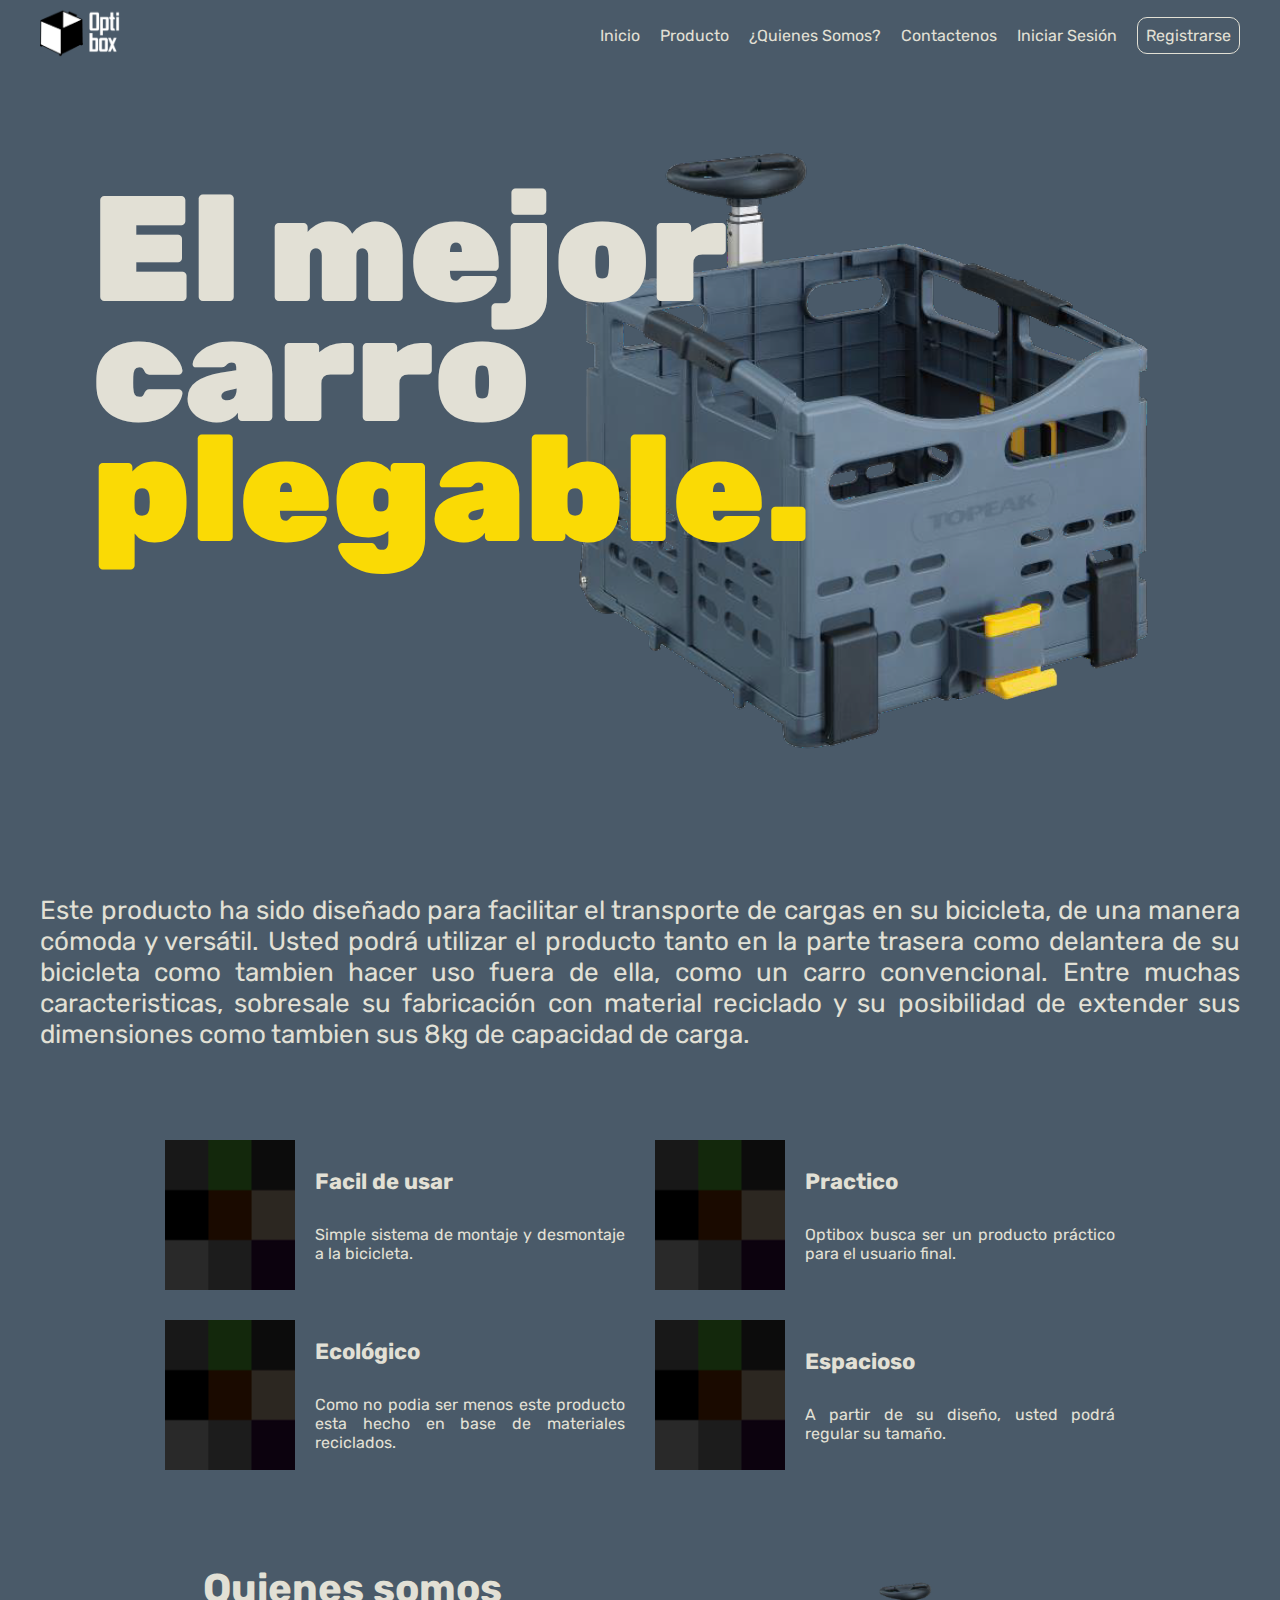
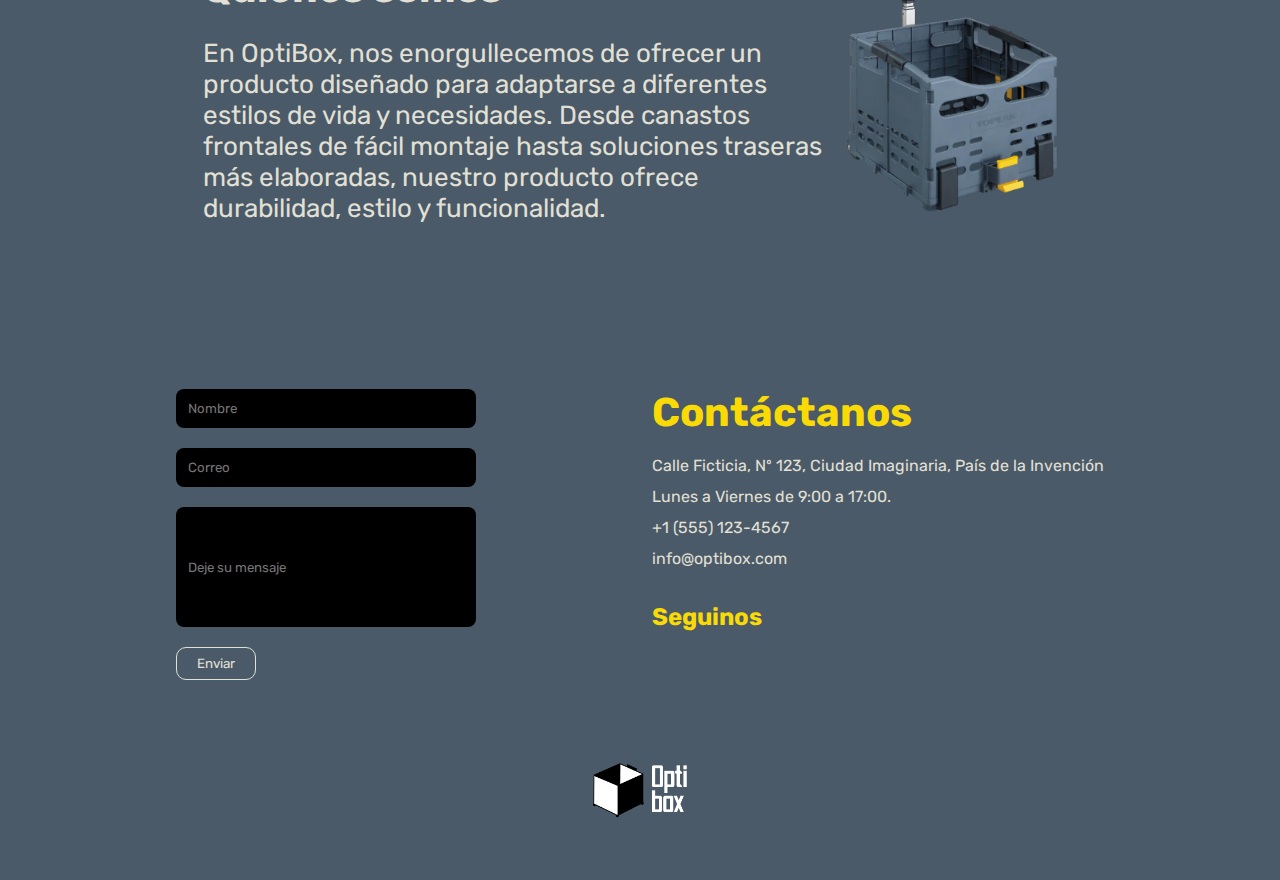
<file: index.html>
<!DOCTYPE html>
<html lang="es">
  <head>
    <meta charset="UTF-8" />
    <meta http-equiv="X-UA-Compatible" content="IE=edge" />
    <meta name="viewport" content="width=device-width, initial-scale=1.0" />
    <link href="style.css" rel="stylesheet" />
    <link href="./animations.css" rel="stylesheet" />
    <link rel="stylesheet" href="./mediaquerys.css" />
    <link
      rel="stylesheet"
      href="https://cdnjs.cloudflare.com/ajax/libs/font-awesome/6.4.2/css/all.min.css"
      integrity="sha512-z3gLpd7yknf1YoNbCzqRKc4qyor8gaKU1qmn+CShxbuBusANI9QpRohGBreCFkKxLhei6S9CQXFEbbKuqLg0DA=="
      crossorigin="anonymous"
      referrerpolicy="no-referrer"
    />

    <title>OptiBox</title>
  </head>
  <body>
    <header>
      <nav class="navbar">
        <a href="#"
          ><img src="./img/logo/LOGOOPTI.png" alt="logo" class="navbar__logo" />
        </a>
        <label for="toggle-menu" class="menu__label"
          ><img src="./img/menu/menuburga.png" alt="menu"
        /></label>
        <input type="checkbox" id="toggle-menu" />
        <div class="navbar__list">
          <div class="navbar__list list--home">
            <li><a href="#hero">Inicio</a></li>
            <li><a href="#info">Producto</a></li>
            <li><a href="#about">¿Quienes Somos?</a></li>
            <li><a href="#contact">Contactenos</a></li>
          </div>
            <li>
              <a href="./registro/login.html" class="navbar__ul--login"
                >Iniciar Sesión
              </a>
            </li>
            <li>
              <a href="./registro/register.html" class="navbar__ul--register"
                >Registrarse
              </a>
            </li>
        </ul>
      </nav>
    </header>
    <main>
      <!-- HERO-->

      <section id="hero">
        <div class="hero__info">
          <div class="hero__texto">El mejor carro <span>plegable.</span></div>
          <img src="./img/contenido/producto.png" alt="foto de un carro" />
        </div>
      </section>

      <!-- INFO -->

      <section id="info">
        <p class="info__p">
          Este producto ha sido diseñado para facilitar el transporte de cargas
          en su bicicleta, de una manera cómoda y versátil. Usted podrá utilizar
          el producto tanto en la parte trasera como delantera de su bicicleta
          como tambien hacer uso fuera de ella, como un carro convencional.
          Entre muchas caracteristicas, sobresale su fabricación con material
          reciclado y su posibilidad de extender sus dimensiones como tambien
          sus 8kg de capacidad de carga.
        </p>
        <div class="info__card--container animacion__card">
          <div class="info__card">
            <img src="./img/contenido/muestra.png" alt="" />
            <div class="info__card--texto">
              <h3>Facil de usar</h3>
              <p>
                Simple sistema de montaje y desmontaje a la bicicleta.
              </p>
            </div>
          </div>
          <div class="info__card">
            <img src="./img/contenido/muestra.png" alt="" />
            <div class="info__card--texto">
              <h3>Practico</h3>
              <p>
                Optibox busca ser un producto práctico para el usuario final.
              </p>
            </div>
          </div>
          <div class="info__card">
            <img src="./img//contenido/muestra.png" alt="" />
            <div class="info__card--texto">
              <h3>Ecológico</h3>
              <p>
                Como no podia ser menos este producto esta hecho en base de materiales reciclados.
              </p>
            </div>
          </div>
          <div class="info__card">
            <img src="./img/contenido/muestra.png" alt="" />
            <div class="info__card--texto">
              <h3>Espacioso</h3>
              <p>
                A partir de su diseño, usted podrá regular su tamaño.
              </p>
            </div>
          </div>
        </div>
      </section>

      <!--- ABOUT --->

      <section id="about">
        <div class="about__info">
          <div class="about__text">
            <h2>Quienes somos</h2>
            <p>
              En OptiBox, nos enorgullecemos de ofrecer un producto diseñado 
              para adaptarse a diferentes estilos de vida y necesidades. Desde canastos frontales de fácil montaje hasta soluciones 
              traseras más elaboradas, nuestro producto ofrece durabilidad, estilo y funcionalidad.
            </p>
          </div>
          <img src="./img/contenido/producto.png" alt="imagen de muestra" />
        </div>
      </section>

      <!-- CONTACTENOS-->

      <section id="contact">
        <form class="contact__form">
          <input
            type="text"
            placeholder="Nombre"
            required
            class="contact__form--input"
          />
          <input
            type="email"
            placeholder="Correo"
            required
            class="contact__form--input"
          />
          <input
            type="text"
            placeholder="Deje su mensaje"
            required
            class="contact__form--text"
          />
          <input
            type="submit"
            value="Enviar"
            required
            class="contact__form--button"
          />
        </form>
        <div class="contact__info">
          <div class="contact__list">
            <h2>Contáctanos</h2>
            <div class="contact__list--info">
              <p>Calle Ficticia, Nº 123, Ciudad Imaginaria, País de la Invención</p>
              <p>Lunes a Viernes de 9:00 a 17:00.</p>
              <p>+1 (555) 123-4567</p>
              <p>info@optibox.com</p>
            </div>
          </div>
          <div class="contact__redes">
            <h2>Seguinos</h2>
            <div class="contact__redes--icon">
              <a href="#"><i class="fa-brands fa-facebook"></i></a>
              <a href="#"><i class="fa-brands fa-twitter"></i></a>
              <a href="#"><i class="fa-brands fa-instagram"></i></a>
              <a href="#"><i class="fa-brands fa-youtube"></i></a>
            </div>
          </div>
        </div>
      </section>
    </main>
    <footer>
      <img src="./img/logo/LOGOOPTI.png" alt="logo" />
    </footer>
  </body>
</html>
</file>
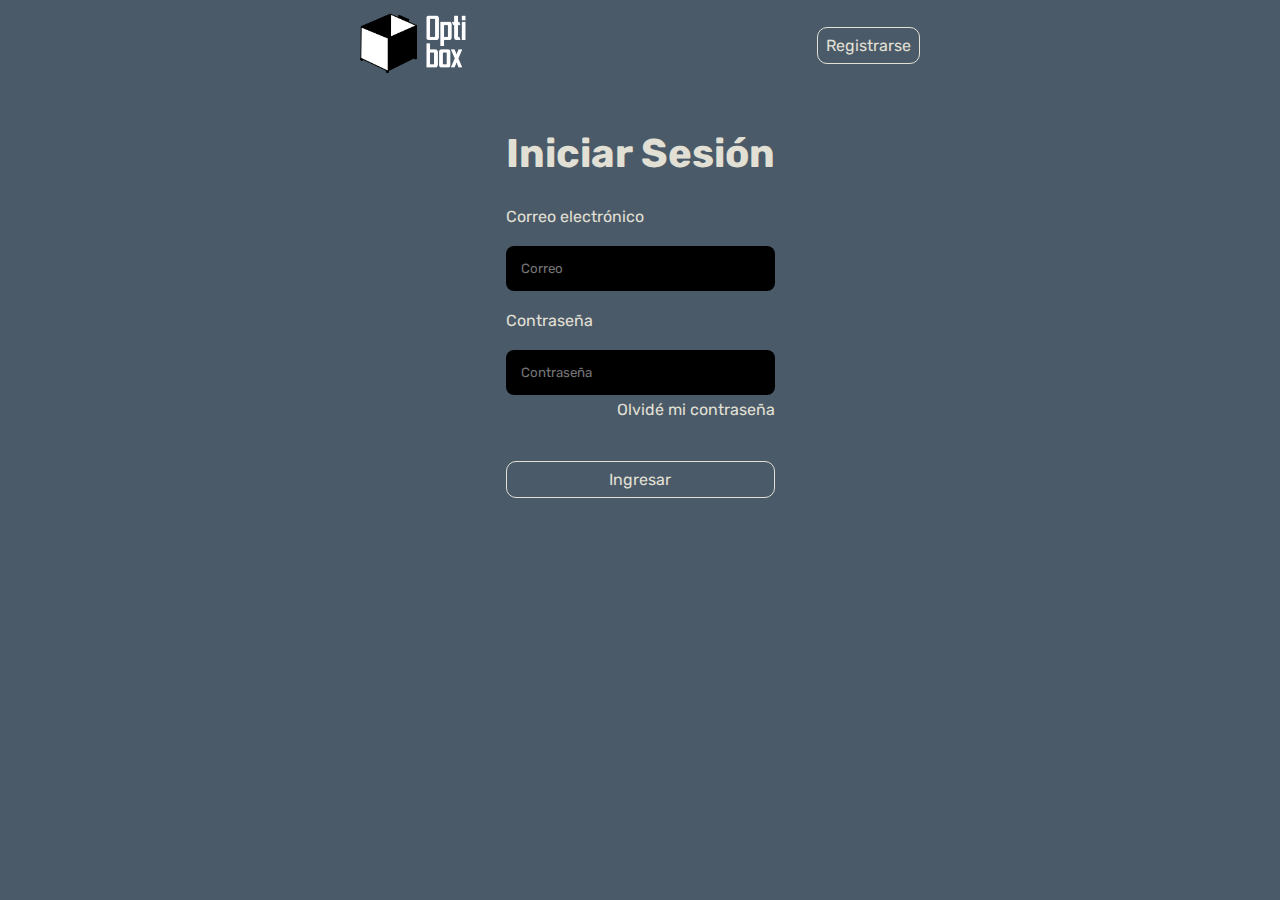
<file: registro/login.html>
<!DOCTYPE html>
<html lang="es">
  <head>
    <meta charset="UTF-8" />
    <meta http-equiv="X-UA-Compatible" content="IE=edge" />
    <meta name="viewport" content="width=device-width, initial-scale=1.0" />
    <link href="../style.css" rel="stylesheet" />
    <link href="../animations.css" rel="stylesheet" />
    <link href="./login.css" rel="stylesheet" />
    <title>Iniciar Sesión</title>
  </head>
  <body>
    <header>
      <nav class="navbar__login">
        <a href="../index.html">
          <img
            src="../img/logo/LOGOOPTI.png"
            alt="logo"
            class="navbar__logo--registro"
        /></a>
        <a href="../registro/register.html" class="navbar__login--register"
          >Registrarse</a
        >
      </nav>
      <main class="main">
        <form class="form">
          <h1 class="form__tittle">Iniciar Sesión</h1>
          <div class="form__container">
            <p>Correo electrónico</p>
            <input
              type="email"
              placeholder="Correo"
              class="form__input"
              required
            />
            <p>Contraseña</p>
            <input
              type="password"
              required
              placeholder="Contraseña"
              class="form__input"
            />
          </div>
          <div class="form__textpw">
            <a href="#" class="form__forgotpw">Olvidé mi contraseña</a>
          </div>

          <!---
            <div class="form__login2">
            <a href="../index.html" class="form__login">Ingresar</a>
          </div> 
          ----->
          <div class="form__login2">
            <a href="../index.html"
              ><input
                type="submit"
                value="Ingresar"
                class="form__login form__login--input"
              />
            </a>
          </div>
        </form>
      </main>
    </header>
  </body>
</html>
</file>
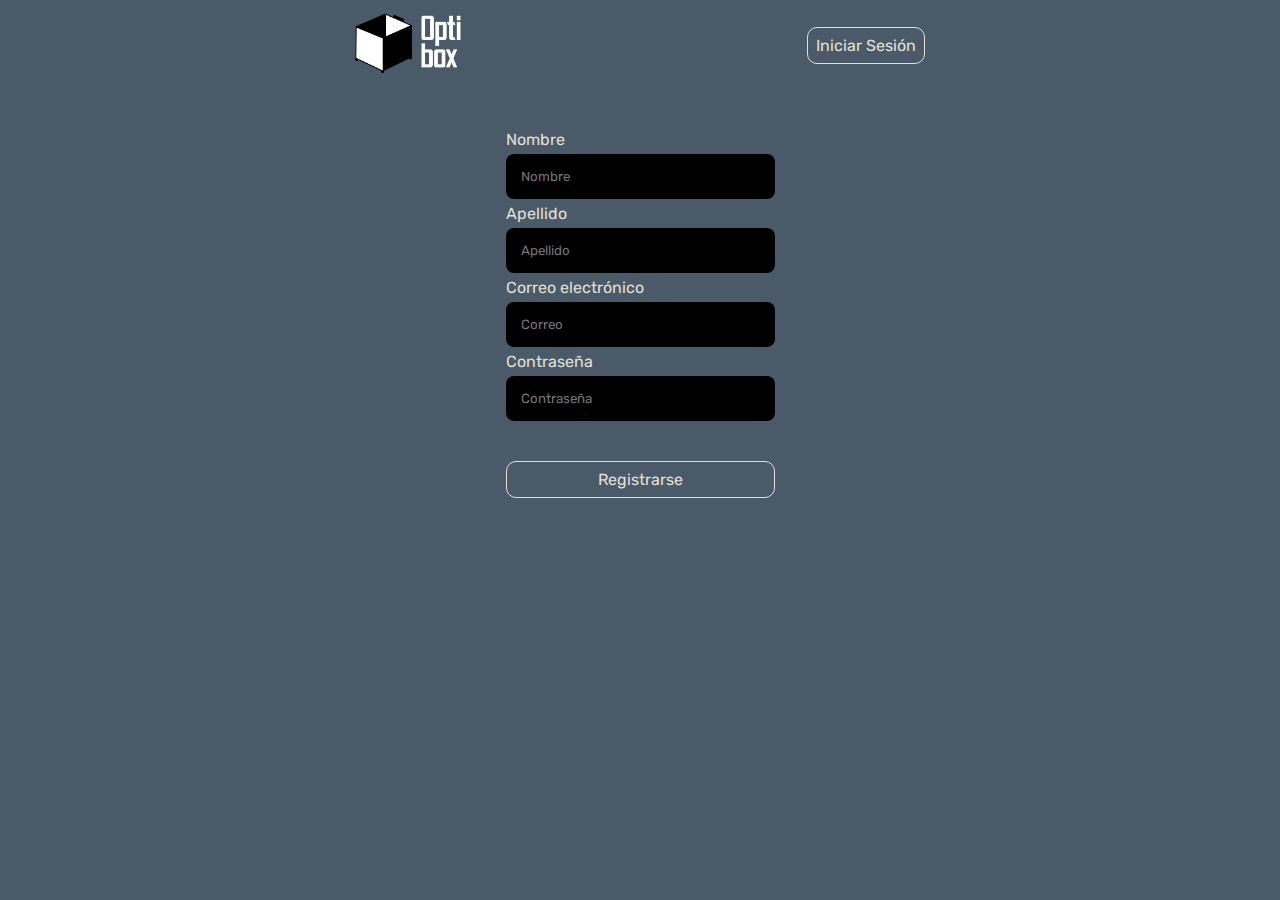
<file: registro/register.html>
<!DOCTYPE html>
<html lang="es">
  <head>
    <meta charset="UTF-8" />
    <meta name="viewport" content="width=device-width, initial-scale=1.0" />
    <meta http-equiv="X-UA-Compatible" content="IE=edge" />
    <link href="../style.css" rel="stylesheet" />
    <link href="../animations.css" rel="stylesheet" />
    <link href="./login.css" rel="stylesheet" />
    <title>Registrarse</title>
  </head>
  <body>
    <header>
        <nav class="navbar__login">
          <a href="../index.html">
            <img
              src="../img/logo/LOGOOPTI.png"
              alt="logo"
              class="navbar__logo--registro"
          /></a>
          <a href="../registro/login.html" class="navbar__login--register"
            >Iniciar Sesión</a
          >
        </nav>
        <main class="main">
            <form class="form">
              <div class="form__container form__container--register">
                <p>Nombre</p>
                <input
                  type="text"
                  placeholder="Nombre"
                  class="form__input"
                  required
                />
                <p>Apellido</p>
                <input
                  type="text"
                  placeholder="Apellido"
                  class="form__input"
                  required
                />
                <p>Correo electrónico</p>
                <input
                  type="email"
                  placeholder="Correo"
                  class="form__input"
                  required
                />
                <p>Contraseña</p>
                <input
                  type="password"
                  required
                  placeholder="Contraseña"
                  class="form__input"
                />
              </div>
              <div class="form__login2">
                <a href="../index.html"
                  ><input
                    type="submit"
                    value="Registrarse"
                    class="form__login form__login--input"
                  />
                </a>
              </div>
            </form>
          </main>
  </body>
</html>
</file>
<file: style.css>
@import url("https://fonts.googleapis.com/css2?family=Rubik:ital,wght@0,400;0,700;1,400&display=swap");

:root {
  --background: #4a5a69;
  --primary: #e2e0d5;
  --secondary: #54a6a8;
  --tersary: #fada05;
}
* {
  margin: 0;
  padding: 0;
  box-sizing: border-box;
  list-style: none;
  text-decoration: none;
  font-family: "Rubik";
  color: var(--primary);
}

/** NAVBAR **/

.navbar {
  display: flex;
  flex-direction: row;
  text-align: center;
  align-items: center;
  justify-content: space-between;
  padding: 8px 40px;
  background: var(--background);
}

.navbar__list,
.navbar__list--account {
  display: flex;
  gap: 20px;
}

.navbar__list li {
  position: relative;
  padding: 0;
}

.navbar__ul--register,
.form__login,
.navbar__login--register,
.contact__form--button {
  border: 1px solid var(--primary);
  border-radius: 10px;
  padding: 8px;
}

.navbar__logo {
  height: 50px;
  width: 80px;
}
.menu__label img {
  height: 30px;
  width: 30px;
}

.menu__label,
#toggle-menu {
  display: none;
}

/** HERO **/

#hero {
  background-color: var(--background);
  padding: 20px;
  color: var(--primary);
  display: flex;
  justify-content: center;
  align-items: center;
  max-width: 100%;

  .hero__info {
    justify-content: center;
    align-items: center;
  }
  .hero__info img {
    margin-left: 450px;
    min-width: 30%;
    padding: 30px 5px;
  }

  .hero__info span {
    color: var(--tersary);
  }

  .hero__texto {
    padding: 20px;
    position: absolute;
    margin-top: 80px;
    font-size: 150px;
    text-align: left;
    font-weight: 900;
    line-height: 120px;
    width: 55%;
    align-content: center;
  }
}

/** INFO **/

#info {
  padding: 70px 40px;

  display: flex;
  justify-content: center;
  align-items: center;
  flex-direction: column;
  text-align: justify;

  gap: 80px;

  background: var(--background);
}

#info h2 {
  font-size: 50px;
  font-weight: 800;
}

.info__p {
  font-size: 26px;
}

/** INFO CARDS **/

.info__card--container {
  background: var(--background);
  display: flex;
  flex-wrap: wrap;
  padding: 8px;
  gap: 10px;
  justify-content: center;
  align-items: center;
  padding: 0;
}

.info__card {
  /** border: solid 2px var(--tersary); **/
  border-radius: 14px;
  justify-content: center;
  align-items: center;
  align-content: center;
  gap: 20px;
  display: flex;
  max-width: 40%;
  padding: 10px;
}

.info__card--container img {
  height: 150px;
  width: 130px;
}

.info__card--texto {
  display: flex;
  justify-content: center;
  flex-direction: column;
  gap: 30px;
}

.info__card--texto h3 {
  font-size: 22px;
}

.info__card--texto p {
  font-size: 16px;
}

/** ABOUT **/

#about {
  background: var(--background);
  display: flex;
  flex-direction: row;
  padding: 10px;
  justify-content: center;
  align-items: center;
}
.about__info {
  display: flex;
  justify-content: center;
  align-items: center;
  padding: 5px;
}

.about__info img {
  height: 250px;
  width: 250px;
}

.about__text {
  display: flex;
  flex-direction: column;
  justify-content: center;
  width: 50%;
  gap: 26px;
}

.about__text p {
  font-size: 26px;
}

.about__text h2 {
  font-size: 40px;
}

/** CONTACT US **/

#contact {
  background-color: var(--background);
  display: flex;
  justify-content: space-evenly;
  padding: 150px 30px 20px 30px;
  gap: 30px;
}

.contact__form {
  display: flex;
  flex-direction: column;
  gap: 20px;
  top: 15px;
}

.contact__info {
  display: flex;
  flex-direction: column;
  gap: 35px;
}

.contact__form--input,
.contact__form--text {
  padding: 12px;
  border-radius: 8px;
  background-color: black;
  border: none;
  outline: none;
  width: 300px;
}

.contact__form--text {
  height: 120px;
}

.contact__form--button {
  background-color: var(--background);
  cursor: pointer;
  width: 80px;
}

.contact__list {
  gap: 20px;
  display: flex;
  flex-direction: column;
}
.contact__list h2 {
  font-size: 40px;
  color: var(--tersary);
}

.contact__list--info {
  gap: 12px;
  display: flex;
  flex-direction: column;
}

.contact__redes {
  display: flex;
  flex-direction: column;
  gap: 10px;
}

.contact__redes h2 {
  color: var(--tersary);
}

.contact__redes--icon {
  display: flex;
  gap: 10px;
}

/** FOOTER **/

footer {
  background-color: var(--background);
  display: flex;
  align-items: center;
  justify-content: center;
  padding: 60px;
}

footer img {
  height: 60px;
  width: 95px;
}
</file>
<file: animations.css>
/** NAVBAR **/

.list--home li a::after,
.form__textpw a::after {
  content: "";
  height: 2px;
  width: 100%;
  background: var(--primary);
  position: absolute;
  bottom: 0;
  left: 0;

  transform: scaleX(0);
  transform-origin: bottom;
  transition: transform 0.3s ease;
}

.form__textpw a::after {
  position: relative;
  left: 113px;
  width: 58%;
}

.list--home li a:hover::after,
.form__textpw a:hover::after {
  transform-origin: center;
  transform: scaleX(1);
}

.navbar__ul--register,
.form__login,
.navbar__login--register,
.contact__form--button {
  transition: all 0.5s ease-out;
}

.navbar__ul--register:hover,
.navbar__login--register:hover,
.form__login:hover,
.contact__form--button:hover {
  background-color: var(--tersary);
  transition: all 0.2s ease-in;
  color: black;
  border-color: var(--tersary);
}

.navbar__ul--login {
  transition: all 0.1s ease-out;
}

.navbar__ul--login:hover {
  color: var(--tersary);
}

/** CARDS **/

/**.info__card--container {
  animation: animacion__card 2s ease-in 0s 1 normal forwards;
} */

/** KEYFRAMES **/

@keyframes animacion__card {
  0% {
    opacity: 0;
    transform: translateX(250px);
  }

  100% {
    opacity: 1;
    transform: translateX(0);
  }
}
</file>
<file: mediaquerys.css>
/** DESKTOP **/

@media (max-width: 1024px) {
  #hero {
    .hero__texto {
      font-size: 105px;
      line-height: 80px;
      width: 50%;
    }

    .hero__info img {
      margin-left: 280px;
      height: 480px;
      width: 500px;
      padding: 0 10px;
    }
  }

  .info__card {
    max-width: 80%;
  }

  .info__card--container {
    display: flex;
    flex-direction: column;
  }
}

/** DESKTOP **/

@media (max-width: 1170px) {
  #hero {
    .hero__texto {
      font-size: 105px;
      line-height: 80px;
      width: 50%;
    }
    .hero__info img {
      margin-left: 280px;
      height: 480px;
      width: 500px;
      padding: 0 10px;
    }
  }

  .info__card {
    max-width: 80%;
  }

  .info__card--container {
    display: flex;
    flex-direction: column;
  }
}

/** TABLET **/

@media (max-width: 992px) {
  .navbar {
    gap: 20px;
  }

  .navbar__list {
    position: absolute;
    top: 75px;
    right: 0;
    width: 100%;
    height: 100%;
    flex-direction: column;
    background-color: var(--background);
    border-top: 0;
    border-radius: 0px 0px 15px 15px;
    align-items: center;
    padding: 45px 30px;
    gap: 16px;
    z-index: 2;
    padding: 5px;
    display: none;
  }

  .list--home {
    left: -2px;
  }

  .navbar__ul--login,
  .navbar__ul--register {
    transition: none;
  }

  .navbar__list--account {
    flex-direction: column;
  }
  .navbar__ul--register {
    border: none;
    padding: 0;
  }

  .menu__label {
    display: flex;
    order: 2;
    cursor: pointer;
  }

  #toggle-menu:checked + .navbar__list,
  .list--home {
    display: flex;
  }

  /** HERO **/

  #hero {
    display: flex;
    justify-content: center;
    align-items: center;
    padding: 0 20px;

    .hero__info img {
      margin-left: 280px;
      height: 480px;
      width: 500px;
      padding: 0 10px;
    }

    .hero__texto {
      font-size: 100px;
      line-height: 80px;
      width: 70%;
    }
  }

  /** INFO **/

  #info p {
    font-size: 22px;
    font-weight: 100;
  }

  .info__card {
    max-width: 80%;
    gap: 35px;
  }

  .info__card--container {
    display: flex;
    flex-direction: column;
  }

  .info__card--texto {
    display: flex;
    flex-direction: column;
    gap: 18px;
    text-align: left;
  }

  .info__card--texto h3 {
    font-size: 25px;
  }

  .info__card--texto p {
    font-size: 15px;
  }
}

/** HERO MAS CHICO PARA 800px**/

@media (max-width: 800px) {
  #hero {
    .hero__info img {
      margin-left: 230px;
      height: 400px;
      width: 435px;
      padding: 0 10px;
    }
  }

  #about {
    .about__text p {
      font-size: 20px;
    }
  }
}

/** HERO MAS CHICO PARA 700px **/

@media (max-width: 700px) {
  #hero {
    .hero__info img {
      margin-left: 190px;
      height: 335px;
      width: 370px;
      padding: 0 10px;
    }

    .hero__texto {
      font-size: 59px;
      line-height: 49px;
      width: 65%;
    }
  }

  #info p {
    font-size: 18px;
  }

  #about {
    .about__text p {
      font-size: 18px;
    }

    .about__text h2 {
      font-size: 35px;
    }
  }

  #contact {
    padding: 90px 30px 20px 30px;
    display: flex;
    flex-direction: column-reverse;
    align-items: center;
    gap: 40px;

    .contact__info {
      display: flex;
      flex-direction: row;
    }

    .contact__redes {
      margin-top: 18px;
    }
  }
}

/** CELULAR **/

@media (max-width: 592px) {
  #hero {
    .hero__info img {
      display: none;
    }

    .hero__info {
      display: flex;
      justify-content: center;
    }

    .hero__texto {
      justify-content: center;
      position: initial;
      font-size: 86px;
      line-height: 62px;
      width: 80%;
    }
  }

  #info {
    padding: 60px 30px 60px 30px;
  }

  #contact {
    padding: 90px 30px 20px 30px;
    display: flex;
    flex-direction: column-reverse;
    align-items: center;
    gap: 40px;

    .contact__info {
      display: flex;
      flex-direction: row;
    }

    .contact__redes {
      margin-top: 18px;
    }
  }
}

/** CELULAR  530px**/

@media (max-width: 530px) {
  #hero {
    .hero__texto {
      font-size: 70px;
      line-height: 60px;
      max-width: 85%;
    }
  }

  .info__card {
    display: flex;
    flex-direction: column;
  }

  .info__card--container {
    gap: 20px;
  }

  .about__info {
    display: flex;
    flex-direction: column;
    align-items: center;
  }

  .about__info img {
    margin-top: 40px;
  }

  .about__text {
    text-align: center;
    width: 80%;
  }

  #contact {
    padding: 90px 30px 20px 30px;
    display: flex;
    flex-direction: column-reverse;
    align-items: center;
    gap: 40px;

    .contact__info {
      display: flex;
      flex-direction: row;
    }

    .contact__redes {
      margin-top: 18px;
    }
  }
}

/** CELULAR  455px hasta 350px **/

@media (max-width: 455px) {
  #hero {
    .hero__texto {
      font-size: 55px;
      line-height: 44px;
      max-width: 90%;
      margin-top: 45px;
      padding: 0;
    }
  }

  #contact {
    padding: 30px;
    .contact__info {
      display: flex;
      flex-direction: column-reverse;
      align-items: center;
      justify-content: center;
    }
  }
}
</file>
<file: registro/login.css>
body {
  font-family: "Rubik";
  background: var(--background);
}

.navbar__login {
  display: flex;
  flex-direction: row;
  text-align: center;
  justify-content: space-evenly;
  padding: 10px;
  align-items: center;
}

.navbar__logo--registro {
  width: 107px;
  height: 66px;
}

.main {
  padding: 40px 20px;
  justify-content: center;
  display: flex;
  flex-direction: column;
  position: relative;
  align-items: center;
}

.form__input {
  padding: 15px;
  border-radius: 8px;
  background-color: black;
  outline: none;
  border: none;
  width: 269px;
}

.form__tittle {
  font-size: 40px;
  margin-bottom: 30px;
}

.form__forgotpw,
.form__login {
  display: flex;
  flex-direction: column;
}

.form__forgotpw {
  text-align: end;
  margin-top: 5px;
}

.form__login {
  align-items: center;
  text-align: center;
  margin-top: 40px;
  justify-content: center;
}

.form__login2 {
  text-align: center;
}

.form__login--input {
  background-color: var(--background);
  font-size: 16px;
  cursor: pointer;
  width: 100%;
}

.form__container {
  display: flex;
  flex-direction: column;
  gap: 20px;
}
.form__container p {
  text-align: left;
}

.form__container--register {
  gap: 5px;
}
</file>
